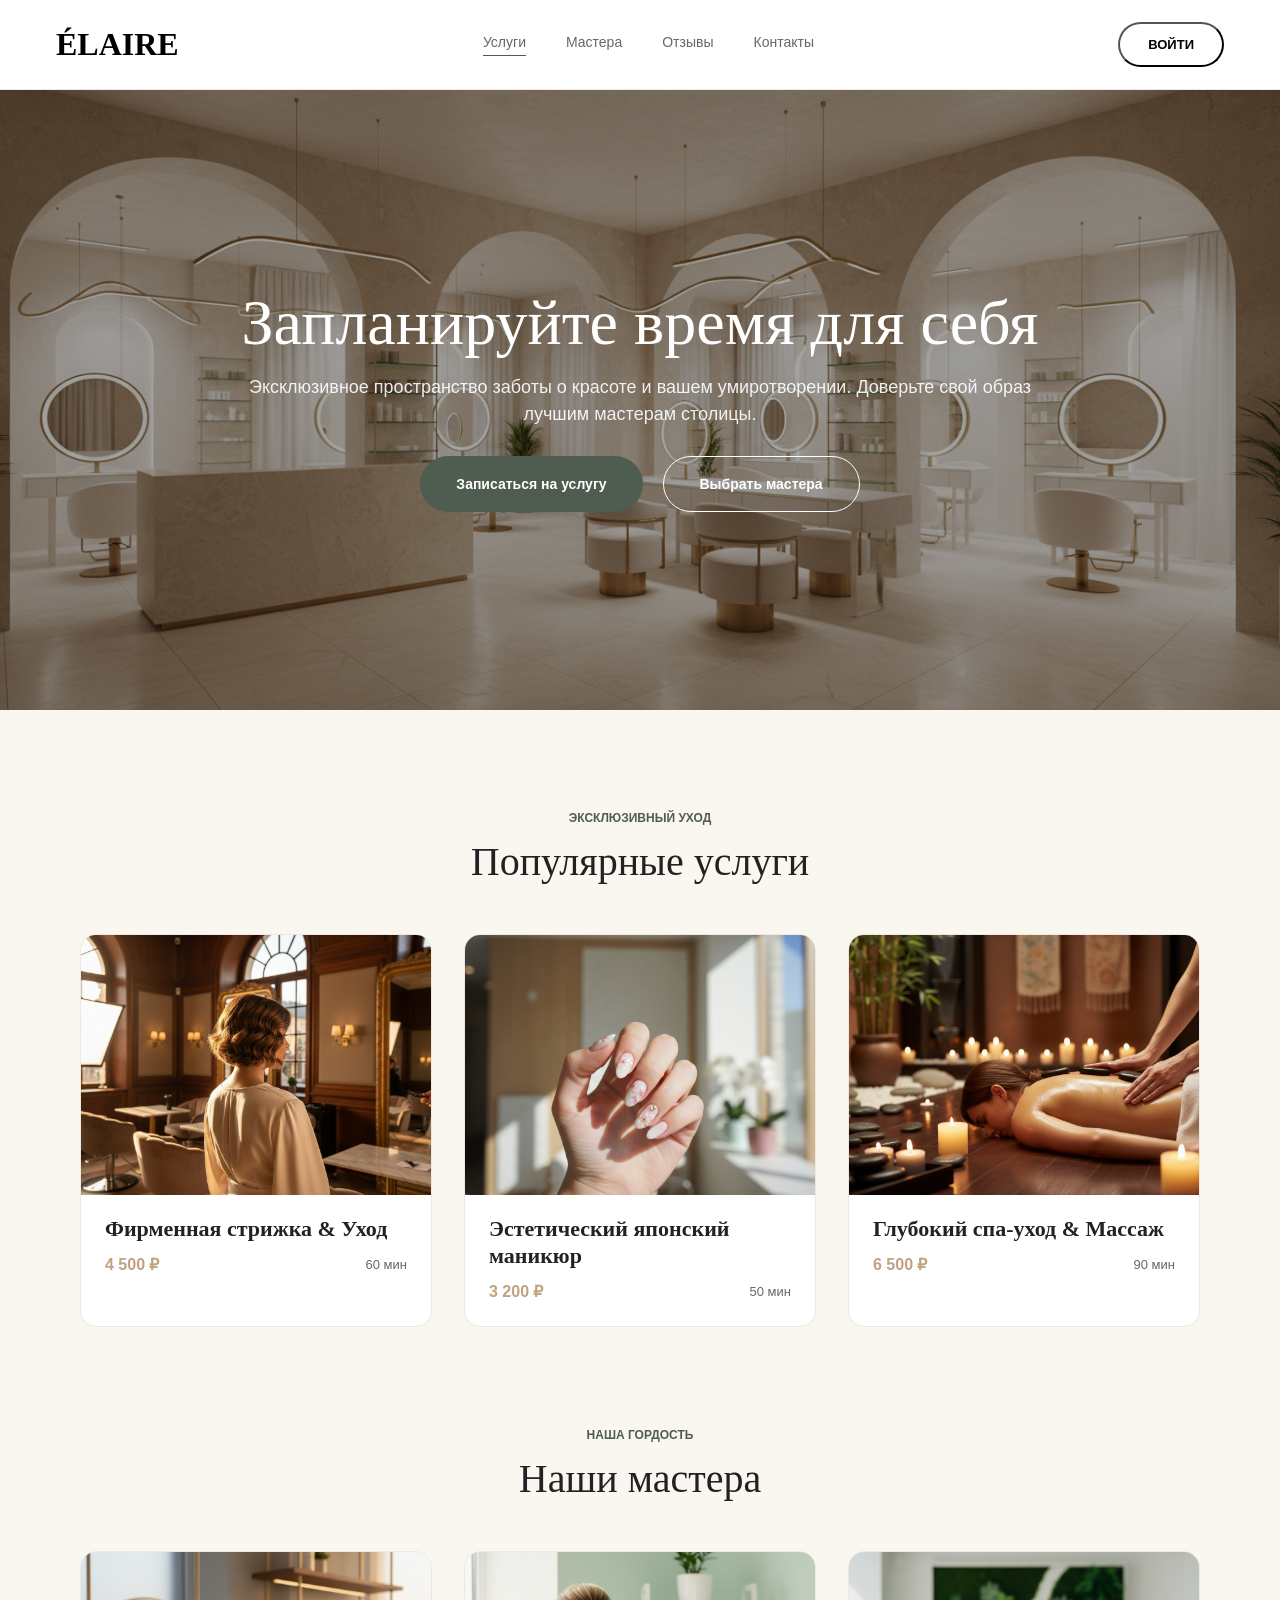
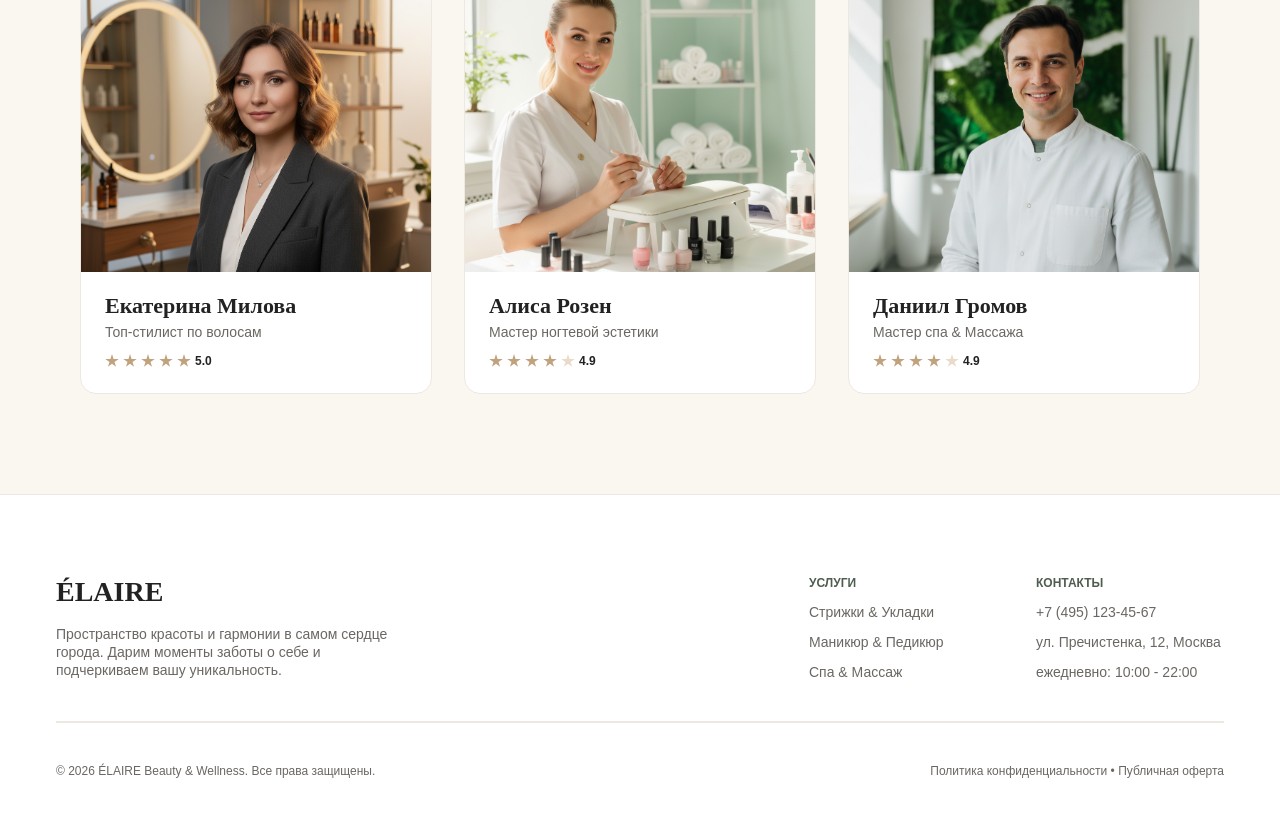
<file: frontend-1-complete/index.html>
<!DOCTYPE html>
<html lang="ru">
  <head>
    <meta charset="UTF-8" />
    <link rel="icon" type="image/svg+xml" href="/favicon.svg" />
    <meta name="viewport" content="width=device-width, initial-scale=1.0" />
    <title>ÉLAIRE — Салон услуг</title>
    <link rel="stylesheet" href="home.css" />
  </head>
  <body>
    <div class="page">
      <!-- header -->
      <header class="header">
        <div class="logo">
          <span class="logo-text">ÉLAIRE</span>
        </div>
        <nav class="nav-links">
          <div class="nav-item active"><a href="#">Услуги</a></div>
          <div class="nav-item"><a href="#">Мастера</a></div>
          <div class="nav-item"><a href="#">Отзывы</a></div>
          <div class="nav-item"><a href="#">Контакты</a></div>
        </nav>
        <button class="login-button"><span>Войти</span></button>
      </header>

      <!-- hero -->
      <section class="hero">
        <div class="hero-text-container">
          <h1 class="hero-title">Запланируйте время для себя</h1>
          <p class="hero-desc">
            Эксклюзивное пространство заботы о красоте и вашем умиротворении.
            Доверьте свой образ лучшим мастерам столицы.
          </p>
        </div>
        <div class="hero-ctas">
          <button
            class="cta-service"
            onclick="window.location.href='services.html'"
          >
            Записаться на услугу
          </button>
          <button class="cta-master">Выбрать мастера</button>
        </div>
      </section>

      <!-- popular services -->
      <section class="popular-services">
        <div class="section-header">
          <span class="section-tag">Эксклюзивный уход</span>
          <h2 class="section-title">Популярные услуги</h2>
        </div>
        <div class="services-grid">
          <article class="service-card">
            <div
              class="service-card-image"
              style="background-image: url('images/service-haircut.png')"
            ></div>
            <div class="service-card-body">
              <h3 class="service-card-title">Фирменная стрижка &amp; Уход</h3>
              <div class="service-card-meta">
                <span class="price">4 500 ₽</span>
                <span class="duration">60 мин</span>
              </div>
            </div>
          </article>
          <article class="service-card">
            <div
              class="service-card-image"
              style="background-image: url('images/service-manicure.png')"
            ></div>
            <div class="service-card-body">
              <h3 class="service-card-title">Эстетический японский маникюр</h3>
              <div class="service-card-meta">
                <span class="price">3 200 ₽</span>
                <span class="duration">50 мин</span>
              </div>
            </div>
          </article>
          <article class="service-card">
            <div
              class="service-card-image"
              style="background-image: url('images/service-spa.png')"
            ></div>
            <div class="service-card-body">
              <h3 class="service-card-title">Глубокий спа-уход &amp; Массаж</h3>
              <div class="service-card-meta">
                <span class="price">6 500 ₽</span>
                <span class="duration">90 мин</span>
              </div>
            </div>
          </article>
        </div>
      </section>

      <!-- our masters -->
      <section class="our-masters">
        <div class="section-header">
          <span class="section-tag">Наша гордость</span>
          <h2 class="section-title">Наши мастера</h2>
        </div>
        <div class="masters-grid">
          <article class="master-card">
            <div
              class="master-card-image"
              style="background-image: url('images/master-ekaterina.png')"
            ></div>
            <div class="master-card-body">
              <div class="master-info">
                <h3 class="master-name">Екатерина Милова</h3>
                <span class="master-role">Топ-стилист по волосам</span>
              </div>
              <div class="stars">
                <span class="star"></span>
                <span class="star"></span>
                <span class="star"></span>
                <span class="star"></span>
                <span class="star"></span>
                <span class="rating">5.0</span>
              </div>
            </div>
          </article>
          <article class="master-card">
            <div
              class="master-card-image"
              style="background-image: url('images/master-alisa.png')"
            ></div>
            <div class="master-card-body">
              <div class="master-info">
                <h3 class="master-name">Алиса Розен</h3>
                <span class="master-role">Мастер ногтевой эстетики</span>
              </div>
              <div class="stars">
                <span class="star"></span>
                <span class="star"></span>
                <span class="star"></span>
                <span class="star"></span>
                <span class="star star-empty"></span>
                <span class="rating">4.9</span>
              </div>
            </div>
          </article>
          <article class="master-card">
            <div
              class="master-card-image"
              style="background-image: url('images/master-daniil.png')"
            ></div>
            <div class="master-card-body">
              <div class="master-info">
                <h3 class="master-name">Даниил Громов</h3>
                <span class="master-role">Мастер спа &amp; Массажа</span>
              </div>
              <div class="stars">
                <span class="star"></span>
                <span class="star"></span>
                <span class="star"></span>
                <span class="star"></span>
                <span class="star star-empty"></span>
                <span class="rating">4.9</span>
              </div>
            </div>
          </article>
        </div>
      </section>

      <!-- footer -->
      <footer class="footer">
        <div class="footer-top">
          <div class="footer-brand">
            <span class="brand-name">ÉLAIRE</span>
            <span class="brand-desc"
              >Пространство красоты и гармонии в самом сердце города. Дарим
              моменты заботы о себе и подчеркиваем вашу уникальность.</span
            >
          </div>
          <div class="footer-links-row">
            <div class="links-col" style="width: 147px">
              <span class="col-title">Услуги</span>
              <a href="#">Стрижки &amp; Укладки</a>
              <a href="#">Маникюр &amp; Педикюр</a>
              <a href="#">Спа &amp; Массаж</a>
            </div>
            <div class="links-col" style="width: 188px">
              <span class="col-title">Контакты</span>
              <a href="#">+7 (495) 123-45-67</a>
              <a href="#">ул. Пречистенка, 12, Москва</a>
              <a href="#">ежедневно: 10:00 - 22:00</a>
            </div>
          </div>
        </div>
        <div class="footer-line"></div>
        <div class="footer-bottom">
          <span class="copy"
            >© 2026 ÉLAIRE Beauty &amp; Wellness. Все права защищены.</span
          >
          <span class="legal"
            >Политика конфиденциальности • Публичная оферта</span
          >
        </div>
      </footer>
    </div>
  </body>
</html>
</file>
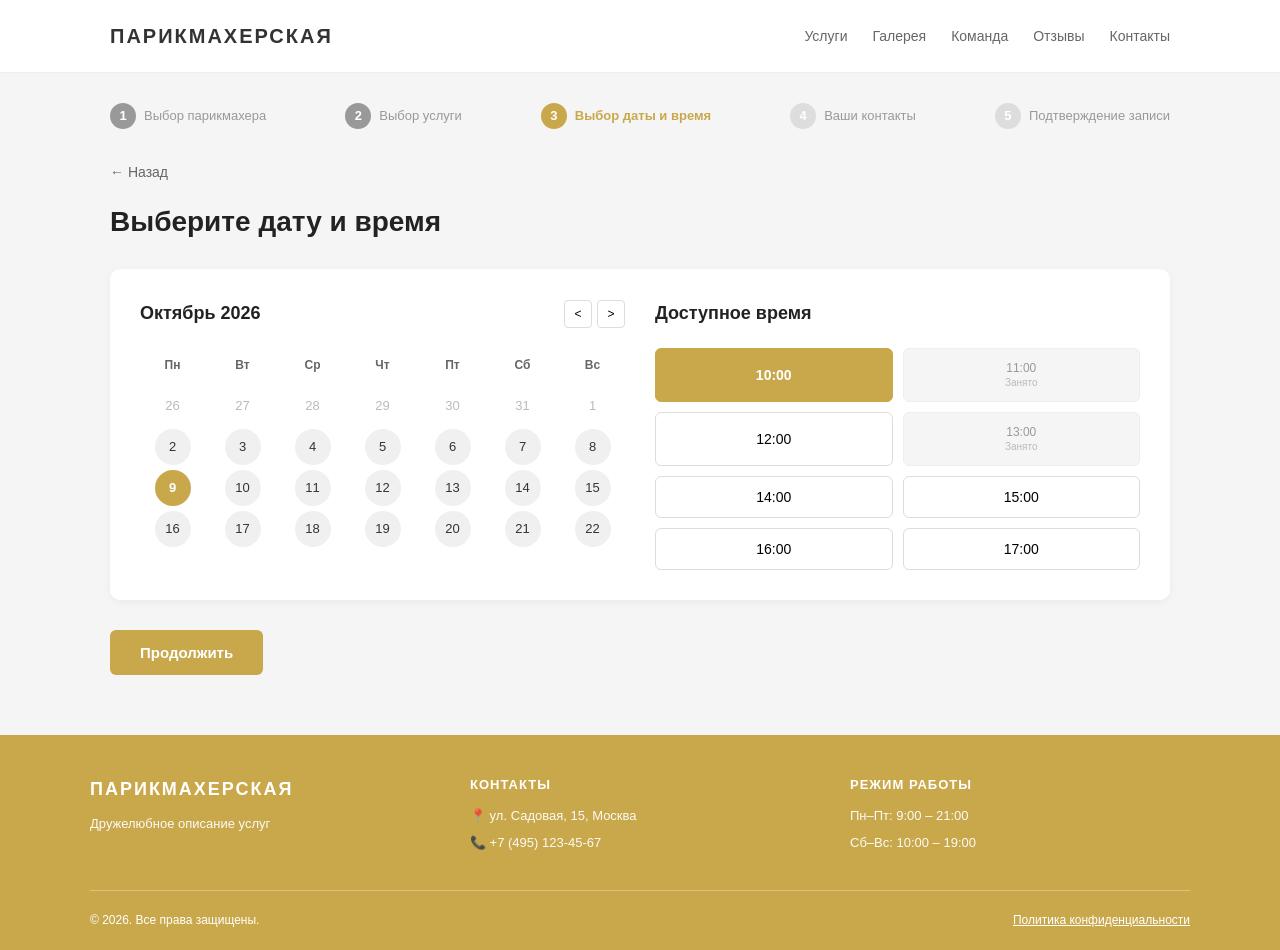
<file: frontend-1-practice/index.html>
<!DOCTYPE html>
<html lang="ru">
<head>
    <meta charset="UTF-8">
    <meta name="viewport" content="width=device-width, initial-scale=1.0">
    <title>Выбор даты и времени - Парикмахерская</title>
    <link rel="stylesheet" href="styles.css">
</head>
<body>
    <div class="page">
        <!-- Шапка -->
        <header class="header">
            <nav class="nav">
                <div class="logo">ПАРИКМАХЕРСКАЯ</div>
                <ul class="nav-links">
                    <li><a href="#">Услуги</a></li>
                    <li><a href="#">Галерея</a></li>
                    <li><a href="#">Команда</a></li>
                    <li><a href="#">Отзывы</a></li>
                    <li><a href="#">Контакты</a></li>
                </ul>
            </nav>
        </header>

        <!-- Индикатор шагов -->
        <div class="steps">
            <div class="step done">
                <span class="step-number">1</span>
                <span class="step-label">Выбор парикмахера</span>
            </div>
            <div class="step done">
                <span class="step-number">2</span>
                <span class="step-label">Выбор услуги</span>
            </div>
            <div class="step active">
                <span class="step-number">3</span>
                <span class="step-label">Выбор даты и время</span>
            </div>
            <div class="step">
                <span class="step-number">4</span>
                <span class="step-label">Ваши контакты</span>
            </div>
            <div class="step">
                <span class="step-number">5</span>
                <span class="step-label">Подтверждение записи</span>
            </div>
        </div>

        <!-- Основной контент -->
        <main class="main">
            <div class="back-link">
                <a href="#">← Назад</a>
            </div>
            <h1 class="title">Выберите дату и время</h1>

            <div class="booking-container">
                <!-- Календарь -->
                <section class="calendar">
                    <div class="calendar-header">
                        <h2 class="calendar-month">Октябрь 2026</h2>
                        <div class="calendar-nav">
                            <button class="calendar-btn">&lt;</button>
                            <button class="calendar-btn">&gt;</button>
                        </div>
                    </div>
                    <div class="calendar-grid">
                        <div class="day-name">Пн</div>
                        <div class="day-name">Вт</div>
                        <div class="day-name">Ср</div>
                        <div class="day-name">Чт</div>
                        <div class="day-name">Пт</div>
                        <div class="day-name">Сб</div>
                        <div class="day-name">Вс</div>

                        <div class="day other-month">26</div>
                        <div class="day other-month">27</div>
                        <div class="day other-month">28</div>
                        <div class="day other-month">29</div>
                        <div class="day other-month">30</div>
                        <div class="day other-month">31</div>
                        <div class="day other-month">1</div>
                        <div class="day">2</div>
                        <div class="day">3</div>
                        <div class="day">4</div>
                        <div class="day">5</div>
                        <div class="day">6</div>
                        <div class="day">7</div>
                        <div class="day">8</div>
                        <div class="day active">9</div>
                        <div class="day">10</div>
                        <div class="day">11</div>
                        <div class="day">12</div>
                        <div class="day">13</div>
                        <div class="day">14</div>
                        <div class="day">15</div>
                        <div class="day">16</div>
                        <div class="day">17</div>
                        <div class="day">18</div>
                        <div class="day">19</div>
                        <div class="day">20</div>
                        <div class="day">21</div>
                        <div class="day">22</div>
                    </div>
                </section>

                <!-- Слоты времени -->
                <section class="time-slots">
                    <h3 class="time-title">Доступное время</h3>
                    <div class="slots-grid">
                        <button class="slot active">10:00</button>
                        <button class="slot occupied">11:00<br><small>Занято</small></button>
                        <button class="slot">12:00</button>
                        <button class="slot occupied">13:00<br><small>Занято</small></button>
                        <button class="slot">14:00</button>
                        <button class="slot">15:00</button>
                        <button class="slot">16:00</button>
                        <button class="slot">17:00</button>
                    </div>
                </section>
            </div>

            <button class="btn-primary">Продолжить</button>
        </main>

        <!-- Подвал -->
        <footer class="footer">
            <div class="footer-content">
                <div class="footer-block">
                    <h4 class="footer-logo">ПАРИКМАХЕРСКАЯ</h4>
                    <p class="footer-desc">Дружелюбное описание услуг</p>
                </div>
                <div class="footer-block">
                    <h4 class="footer-title">КОНТАКТЫ</h4>
                    <p>📍 ул. Садовая, 15, Москва</p>
                    <p>📞 +7 (495) 123-45-67</p>
                </div>
                <div class="footer-block">
                    <h4 class="footer-title">РЕЖИМ РАБОТЫ</h4>
                    <p>Пн–Пт: 9:00 – 21:00</p>
                    <p>Сб–Вс: 10:00 – 19:00</p>
                </div>
            </div>
            <div class="footer-bottom">
                <p>© 2026. Все права защищены.</p>
                <a href="#">Политика конфиденциальности</a>
            </div>
        </footer>
    </div>
</body>
</html>
</file>
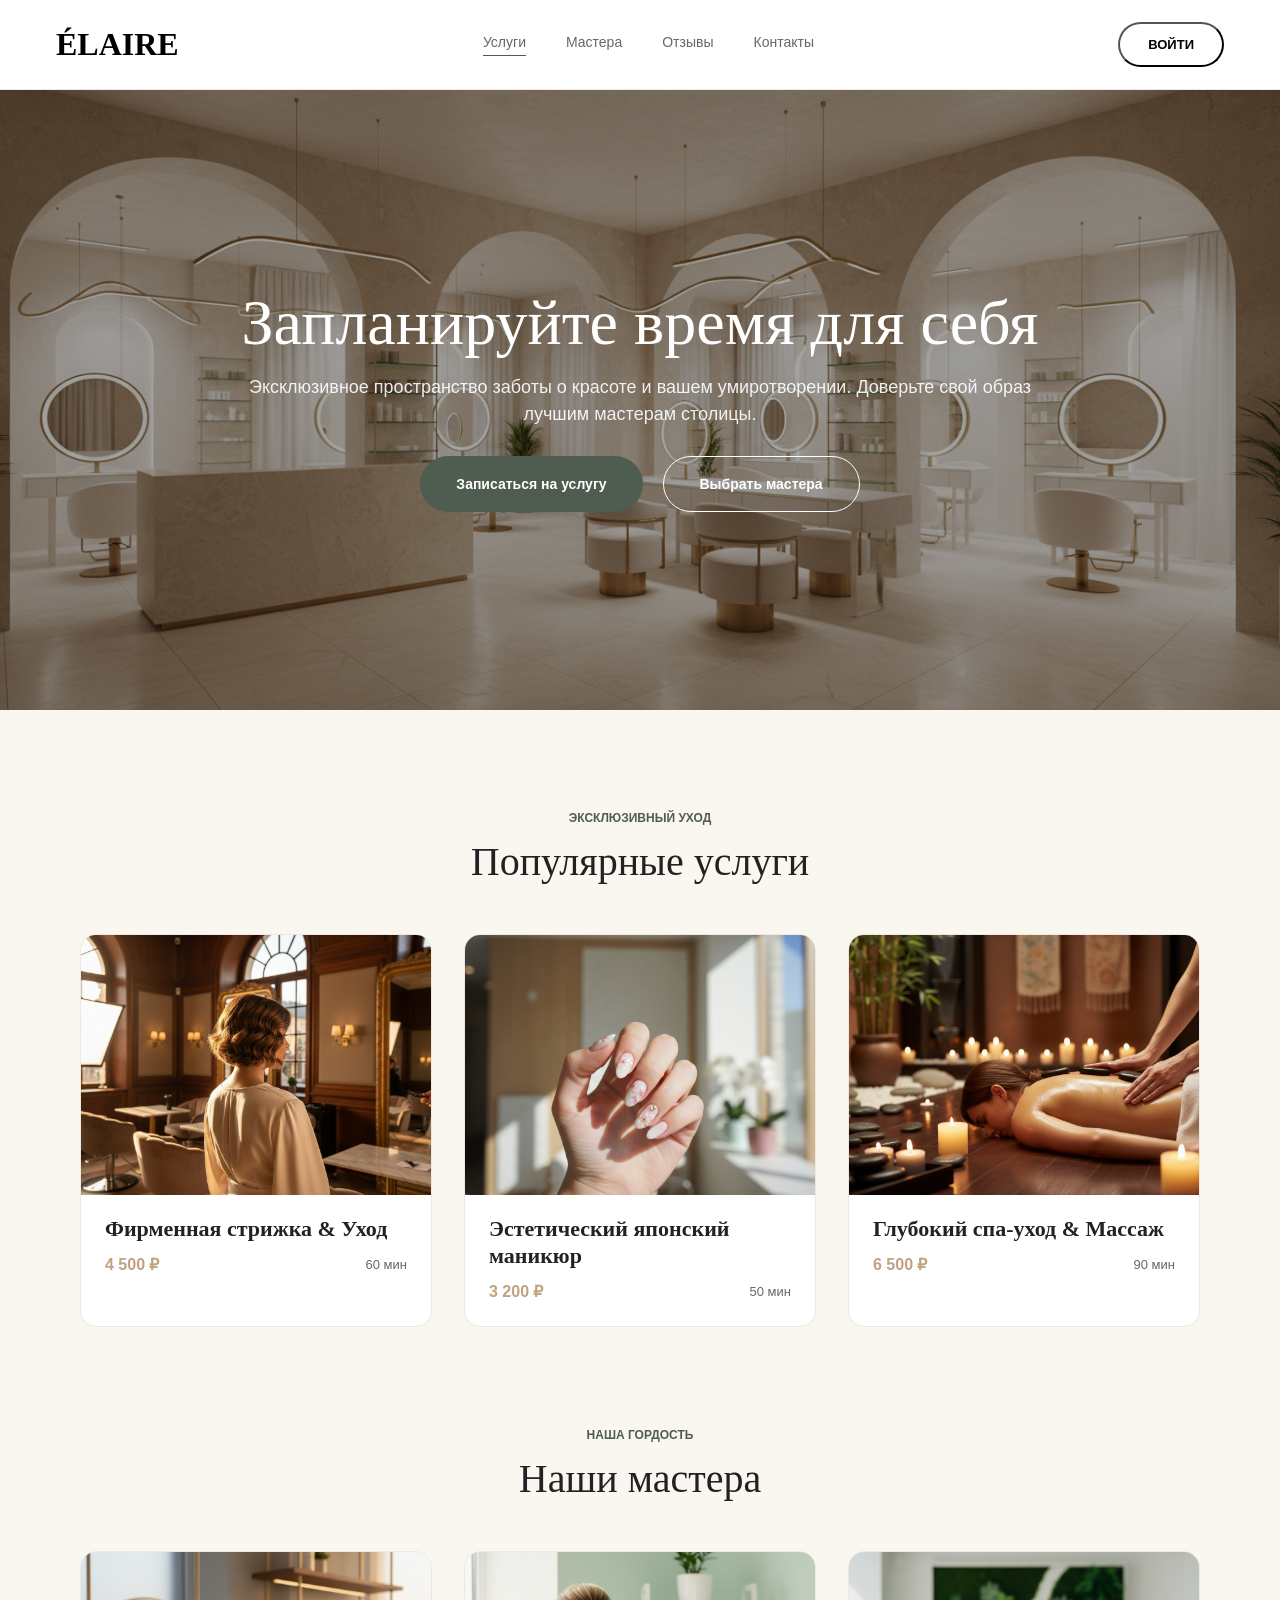
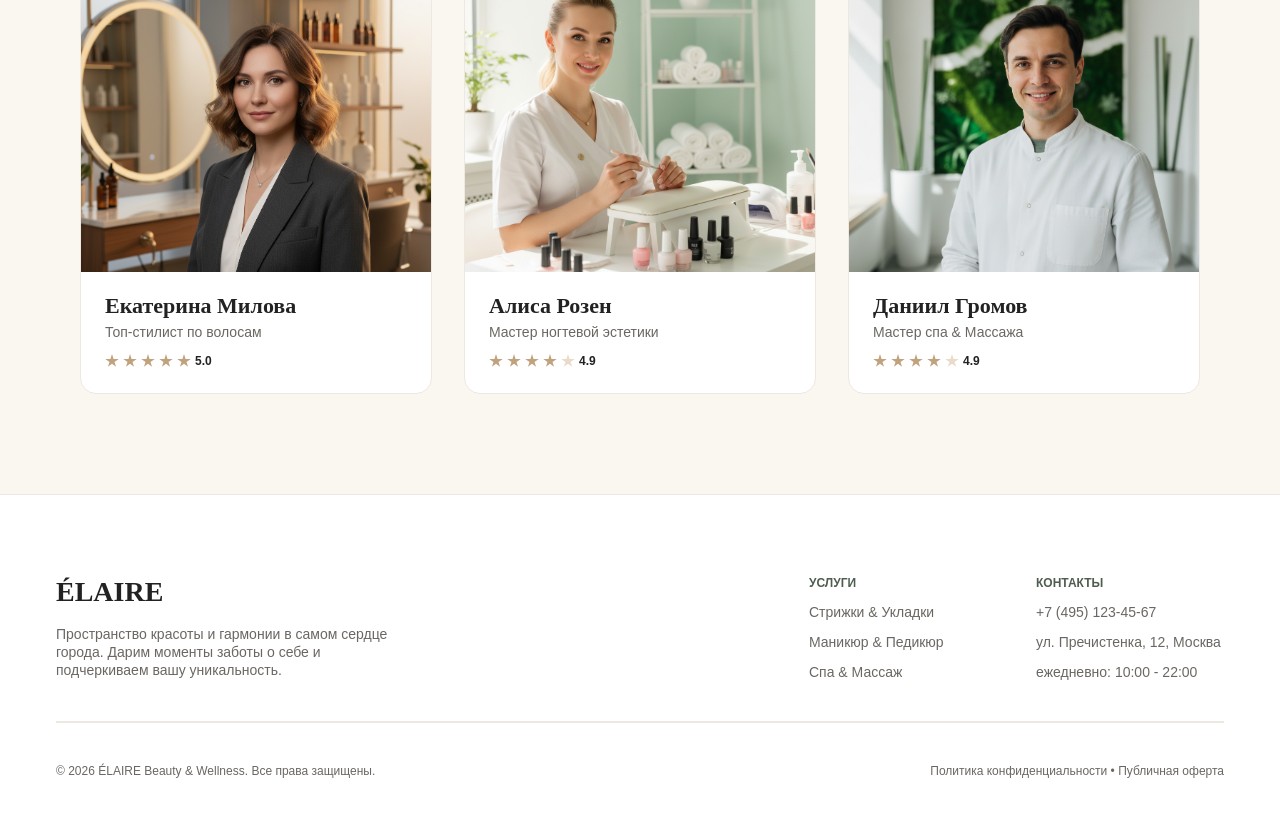
<file: frontend-2-complete/index.html>
<!DOCTYPE html>
<html lang="ru">
  <head>
    <meta charset="UTF-8" />
    <link rel="icon" type="image/svg+xml" href="/favicon.svg" />
    <meta name="viewport" content="width=device-width, initial-scale=1.0" />
    <title>ÉLAIRE — Салон услуг</title>
    <link rel="stylesheet" href="home.css" />
  </head>
  <body>
    <div class="page">
      <!-- header -->
      <header class="header">
        <div class="logo">
          <span class="logo-text">ÉLAIRE</span>
        </div>
        <nav class="nav-links">
          <div class="nav-item active"><a href="#">Услуги</a></div>
          <div class="nav-item"><a href="#">Мастера</a></div>
          <div class="nav-item"><a href="#">Отзывы</a></div>
          <div class="nav-item"><a href="#">Контакты</a></div>
        </nav>
        <button class="login-button"><span>Войти</span></button>
      </header>

      <!-- hero -->
      <section class="hero">
        <div class="hero-text-container">
          <h1 class="hero-title">Запланируйте время для себя</h1>
          <p class="hero-desc">
            Эксклюзивное пространство заботы о красоте и вашем умиротворении.
            Доверьте свой образ лучшим мастерам столицы.
          </p>
        </div>
        <div class="hero-ctas">
          <button class="cta-service">Записаться на услугу</button>
          <button class="cta-master">Выбрать мастера</button>
        </div>
      </section>

      <!-- popular services -->
      <section class="popular-services">
        <div class="section-header">
          <span class="section-tag">Эксклюзивный уход</span>
          <h2 class="section-title">Популярные услуги</h2>
        </div>
        <div class="services-grid">
          <article class="service-card">
            <div
              class="service-card-image"
              style="background-image: url('images/service-haircut.png')"
            ></div>
            <div class="service-card-body">
              <h3 class="service-card-title">Фирменная стрижка &amp; Уход</h3>
              <div class="service-card-meta">
                <span class="price">4 500 ₽</span>
                <span class="duration">60 мин</span>
              </div>
            </div>
          </article>
          <article class="service-card">
            <div
              class="service-card-image"
              style="background-image: url('images/service-manicure.png')"
            ></div>
            <div class="service-card-body">
              <h3 class="service-card-title">Эстетический японский маникюр</h3>
              <div class="service-card-meta">
                <span class="price">3 200 ₽</span>
                <span class="duration">50 мин</span>
              </div>
            </div>
          </article>
          <article class="service-card">
            <div
              class="service-card-image"
              style="background-image: url('images/service-spa.png')"
            ></div>
            <div class="service-card-body">
              <h3 class="service-card-title">Глубокий спа-уход &amp; Массаж</h3>
              <div class="service-card-meta">
                <span class="price">6 500 ₽</span>
                <span class="duration">90 мин</span>
              </div>
            </div>
          </article>
        </div>
      </section>

      <!-- our masters -->
      <section class="our-masters">
        <div class="section-header">
          <span class="section-tag">Наша гордость</span>
          <h2 class="section-title">Наши мастера</h2>
        </div>
        <div class="masters-grid">
          <article class="master-card">
            <div
              class="master-card-image"
              style="background-image: url('images/master-ekaterina.png')"
            ></div>
            <div class="master-card-body">
              <div class="master-info">
                <h3 class="master-name">Екатерина Милова</h3>
                <span class="master-role">Топ-стилист по волосам</span>
              </div>
              <div class="stars">
                <span class="star"></span>
                <span class="star"></span>
                <span class="star"></span>
                <span class="star"></span>
                <span class="star"></span>
                <span class="rating">5.0</span>
              </div>
            </div>
          </article>
          <article class="master-card">
            <div
              class="master-card-image"
              style="background-image: url('images/master-alisa.png')"
            ></div>
            <div class="master-card-body">
              <div class="master-info">
                <h3 class="master-name">Алиса Розен</h3>
                <span class="master-role">Мастер ногтевой эстетики</span>
              </div>
              <div class="stars">
                <span class="star"></span>
                <span class="star"></span>
                <span class="star"></span>
                <span class="star"></span>
                <span class="star star-empty"></span>
                <span class="rating">4.9</span>
              </div>
            </div>
          </article>
          <article class="master-card">
            <div
              class="master-card-image"
              style="background-image: url('images/master-daniil.png')"
            ></div>
            <div class="master-card-body">
              <div class="master-info">
                <h3 class="master-name">Даниил Громов</h3>
                <span class="master-role">Мастер спа &amp; Массажа</span>
              </div>
              <div class="stars">
                <span class="star"></span>
                <span class="star"></span>
                <span class="star"></span>
                <span class="star"></span>
                <span class="star star-empty"></span>
                <span class="rating">4.9</span>
              </div>
            </div>
          </article>
        </div>
      </section>

      <!-- footer -->
      <footer class="footer">
        <div class="footer-top">
          <div class="footer-brand">
            <span class="brand-name">ÉLAIRE</span>
            <span class="brand-desc"
              >Пространство красоты и гармонии в самом сердце города. Дарим
              моменты заботы о себе и подчеркиваем вашу уникальность.</span
            >
          </div>
          <div class="footer-links-row">
            <div class="links-col" style="width: 147px">
              <span class="col-title">Услуги</span>
              <a href="#">Стрижки &amp; Укладки</a>
              <a href="#">Маникюр &amp; Педикюр</a>
              <a href="#">Спа &amp; Массаж</a>
            </div>
            <div class="links-col" style="width: 188px">
              <span class="col-title">Контакты</span>
              <a href="#">+7 (495) 123-45-67</a>
              <a href="#">ул. Пречистенка, 12, Москва</a>
              <a href="#">ежедневно: 10:00 - 22:00</a>
            </div>
          </div>
        </div>
        <div class="footer-line"></div>
        <div class="footer-bottom">
          <span class="copy"
            >© 2026 ÉLAIRE Beauty &amp; Wellness. Все права защищены.</span
          >
          <span class="legal"
            >Политика конфиденциальности • Публичная оферта</span
          >
        </div>
      </footer>
    </div>
    <script src="./home.js"></script>
  </body>
</html>
</file>
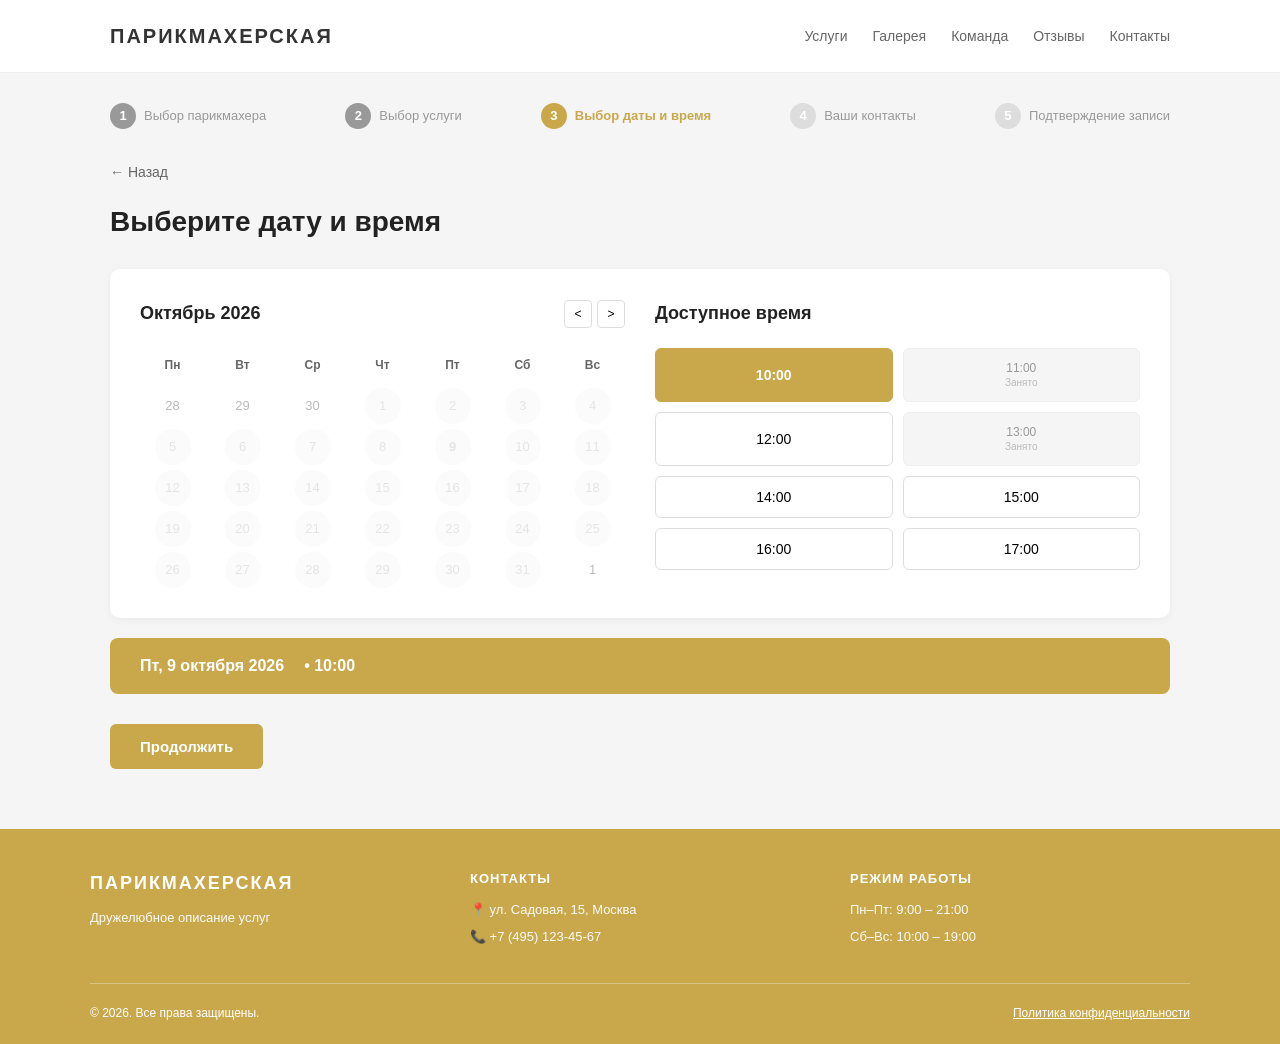
<file: frontend-2-practice/index.html>
<!DOCTYPE html>
<html lang="ru">
<head>
    <meta charset="UTF-8">
    <meta name="viewport" content="width=device-width, initial-scale=1.0">
    <title>Выбор даты и времени - Парикмахерская</title>
    <link rel="stylesheet" href="styles.css">
</head>
<body>
    <div class="page">
        <!-- Шапка -->
        <header class="header">
            <nav class="nav">
                <div class="logo">ПАРИКМАХЕРСКАЯ</div>
                <ul class="nav-links">
                    <li><a href="#">Услуги</a></li>
                    <li><a href="#">Галерея</a></li>
                    <li><a href="#">Команда</a></li>
                    <li><a href="#">Отзывы</a></li>
                    <li><a href="#">Контакты</a></li>
                </ul>
            </nav>
        </header>

        <!-- Индикатор шагов -->
        <div class="steps">
            <div class="step done">
                <span class="step-number">1</span>
                <span class="step-label">Выбор парикмахера</span>
            </div>
            <div class="step done">
                <span class="step-number">2</span>
                <span class="step-label">Выбор услуги</span>
            </div>
            <div class="step active">
                <span class="step-number">3</span>
                <span class="step-label">Выбор даты и время</span>
            </div>
            <div class="step">
                <span class="step-number">4</span>
                <span class="step-label">Ваши контакты</span>
            </div>
            <div class="step">
                <span class="step-number">5</span>
                <span class="step-label">Подтверждение записи</span>
            </div>
        </div>

        <!-- Основной контент -->
        <main class="main">
            <div class="back-link">
                <a href="#">← Назад</a>
            </div>
            <h1 class="title">Выберите дату и время</h1>

            <div class="booking-container">
                <!-- Календарь -->
                <section class="calendar">
                    <div class="calendar-header">
                        <h2 class="calendar-month">Октябрь 2026</h2>
                        <div class="calendar-nav">
                            <button class="calendar-btn prev-btn">&lt;</button>
                            <button class="calendar-btn next-btn">&gt;</button>
                        </div>
                    </div>
                    <div class="calendar-grid">
                        <!-- Дни будут добавлены через JavaScript -->
                    </div>
                </section>

                <!-- Слоты времени -->
                <section class="time-slots">
                    <h3 class="time-title">Доступное время</h3>
                    <div class="slots-grid">
                        <!-- Слоты будут добавлены через JavaScript -->
                    </div>
                </section>
            </div>

            <!-- Нижняя панель с выбранной датой и временем -->
            <div class="bottom-bar">
                <span id="selected-date">Выберите дату</span>
                <span id="selected-time">и время</span>
            </div>

            <button class="btn-primary">Продолжить</button>
        </main>

        <!-- Подвал -->
        <footer class="footer">
            <div class="footer-content">
                <div class="footer-block">
                    <h4 class="footer-logo">ПАРИКМАХЕРСКАЯ</h4>
                    <p class="footer-desc">Дружелюбное описание услуг</p>
                </div>
                <div class="footer-block">
                    <h4 class="footer-title">КОНТАКТЫ</h4>
                    <p>📍 ул. Садовая, 15, Москва</p>
                    <p>📞 +7 (495) 123-45-67</p>
                </div>
                <div class="footer-block">
                    <h4 class="footer-title">РЕЖИМ РАБОТЫ</h4>
                    <p>Пн–Пт: 9:00 – 21:00</p>
                    <p>Сб–Вс: 10:00 – 19:00</p>
                </div>
            </div>
            <div class="footer-bottom">
                <p>© 2026. Все права защищены.</p>
                <a href="#">Политика конфиденциальности</a>
            </div>
        </footer>
    </div>

    <!-- Подключение JavaScript -->
    <script src="script.js"></script>
</body>
</html>
</file>
<file: frontend-1-complete/home.css>
/* ===== reset & base ===== */
* {
  margin: 0;
  padding: 0;
  box-sizing: border-box;
}

body {
  min-height: 100vh;
  font-family: "DM Sans", sans-serif;
}

.page {
  display: flex;
  flex-direction: column;
  min-height: 100vh;
  background: #faf6f0;
}

/* ===== header ===== */
.header {
  display: flex;
  flex-direction: row;
  justify-content: space-between;
  align-items: center;
  padding: 0px 56px;
  height: 90px;
  background: #ffffff;
  border-bottom: 1px solid #ede8e1;
}

.logo-text {
  font-family: "Cormorant Garamond", serif;
  font-weight: 600;
  font-size: 32px;
  line-height: 39px;
  cursor: pointer;
}

.nav-links {
  display: flex;
  flex-direction: row;
  gap: 40px;
}

.nav-item {
  padding-bottom: 4px;
  border-bottom: 1.5px solid transparent;
}

.nav-item.active {
  border-bottom-color: #4f5d50;
}

.nav-item a {
  font-size: 14px;
  line-height: 18px;
  color: #6b6661;
  text-decoration: none;
}

.login-button {
  padding: 12px 28px;
  border-radius: 100px;
  background: transparent;
  cursor: pointer;
  font-weight: 600;
  font-size: 13px;
  line-height: 17px;
  text-transform: uppercase;
}

/* ===== hero ===== */
.hero {
  display: flex;
  flex-direction: column;
  justify-content: center;
  align-items: center;
  padding: 0px 80px;
  gap: 28px;
  height: 620px;
  background: linear-gradient(0deg, rgba(0, 0, 0, 0.35), rgba(0, 0, 0, 0.35)),
    url("./images/hero-salon.png") center / cover no-repeat;
}

.hero-text-container {
  display: flex;
  flex-direction: column;
  align-items: center;
  gap: 16px;
  max-width: 800px;
}

.hero-title {
  font-family: "Cormorant Garamond", serif;
  font-weight: 400;
  font-size: 64px;
  line-height: 1.1;
  text-align: center;
  color: #ffffff;
}

.hero-desc {
  font-size: 18px;
  line-height: 1.5;
  text-align: center;
  color: #ffffff;
  opacity: 0.9;
}

.hero-ctas {
  display: flex;
  flex-direction: row;
  gap: 20px;
}

.cta-service {
  padding: 18px 36px;
  background: #4f5d50;
  border-radius: 100px;
  border: none;
  cursor: pointer;
  font-weight: 600;
  font-size: 14px;
  line-height: 18px;
  color: #ffffff;
}

.cta-service:hover {
  background: #3d4a3e;
}

.cta-master {
  padding: 18px 36px;
  background: transparent;
  border: 1px solid #ffffff;
  border-radius: 100px;
  cursor: pointer;
  font-weight: 600;
  font-size: 14px;
  line-height: 18px;
  color: #ffffff;
}

.cta-master:hover {
  background: rgba(255, 255, 255, 0.1);
}

/* ===== section header ===== */
.section-header {
  display: flex;
  flex-direction: column;
  align-items: center;
  gap: 12px;
  width: 100%;
}

.section-tag {
  font-weight: 700;
  font-size: 12px;
  line-height: 16px;
  text-transform: uppercase;
  color: #4f5d50;
}

.section-title {
  font-family: "Cormorant Garamond", serif;
  font-weight: 500;
  font-size: 40px;
  line-height: 48px;
  color: #222222;
}

/* ===== popular services ===== */
.popular-services {
  display: flex;
  flex-direction: column;
  align-items: flex-start;
  padding: 100px 80px 80px;
  gap: 48px;
  background: #faf6f0;
}

.services-grid {
  display: flex;
  flex-direction: row;
  gap: 32px;
  width: 100%;
}

.service-card {
  display: flex;
  flex-direction: column;
  align-items: flex-start;
  gap: 20px;
  flex: 1;
  padding-bottom: 24px;
  background: #ffffff;
  border: 1px solid #ede8e1;
  border-radius: 16px;
  overflow: hidden;
}

.service-card-image {
  width: 100%;
  height: 260px;
  background-size: cover;
  background-position: center;
  background-repeat: no-repeat;
}

.service-card-image--haircut {
  background-image: url("../images/service-haircut.png");
}

.service-card-image--manicure {
  background-image: url("../images/service-manicure.png");
}

.service-card-image--spa {
  background-image: url("../images/service-spa.png");
}

.service-card-body {
  display: flex;
  flex-direction: column;
  gap: 12px;
  padding: 0 24px;
  width: 100%;
}

.service-card-title {
  font-family: "Cormorant Garamond", serif;
  font-weight: 600;
  font-size: 22px;
  line-height: 27px;
  color: #222222;
}

.service-card-meta {
  display: flex;
  flex-direction: row;
  justify-content: space-between;
  align-items: center;
}

.service-card-meta .price {
  font-weight: 600;
  font-size: 16px;
  line-height: 21px;
  color: #c1a27e;
}

.service-card-meta .duration {
  font-size: 13px;
  line-height: 17px;
  color: #6b6661;
}

/* ===== our masters ===== */
.our-masters {
  display: flex;
  flex-direction: column;
  align-items: flex-start;
  padding: 20px 80px 100px;
  gap: 48px;
  background: #faf6f0;
}

.masters-grid {
  display: flex;
  flex-direction: row;
  gap: 32px;
  width: 100%;
}

.master-card {
  display: flex;
  flex-direction: column;
  align-items: flex-start;
  gap: 20px;
  flex: 1;
  padding-bottom: 24px;
  background: #ffffff;
  border: 1px solid #ede8e1;
  border-radius: 16px;
  overflow: hidden;
}

.master-card-image {
  width: 100%;
  height: 320px;
  background-size: cover;
  background-position: center;
  background-repeat: no-repeat;
}

.master-card-image--ekaterina {
  background-image: url("../images/master-ekaterina.png");
}

.master-card-image--alisa {
  background-image: url("../images/master-alisa.png");
}

.master-card-image--daniil {
  background-image: url("../images/master-daniil.png");
}

.master-card-body {
  display: flex;
  flex-direction: column;
  gap: 12px;
  padding: 0 24px;
  width: 100%;
}

.master-info {
  display: flex;
  flex-direction: column;
  gap: 4px;
}

.master-name {
  font-family: "Cormorant Garamond", serif;
  font-weight: 600;
  font-size: 22px;
  line-height: 27px;
  color: #222222;
}

.master-role {
  font-size: 14px;
  line-height: 18px;
  color: #6b6661;
}

.stars {
  display: flex;
  flex-direction: row;
  align-items: center;
  gap: 4px;
}

.star {
  width: 14px;
  height: 14px;
  background: #c1a27e;
  clip-path: polygon(
    50% 0%,
    61% 35%,
    98% 35%,
    68% 57%,
    79% 91%,
    50% 70%,
    21% 91%,
    32% 57%,
    2% 35%,
    39% 35%
  );
}

.star-empty {
  background: #eadbc8;
}

.rating {
  font-weight: 600;
  font-size: 12px;
  line-height: 16px;
  color: #222222;
}

/* ===== footer ===== */
.footer {
  background: #ffffff;
  display: flex;
  flex-direction: column;
  padding: 80px 56px 48px;
  border-top: 1px solid #ede8e1;
  margin-top: auto;
}

.footer-top {
  display: flex;
  flex-direction: row;
  justify-content: space-between;
  gap: 20px;
}

.footer-brand {
  display: flex;
  flex-direction: column;
  gap: 16px;
}

.footer-brand .brand-name {
  font-family: "Cormorant Garamond", serif;
  font-style: normal;
  font-weight: 600;
  font-size: 28px;
  line-height: 34px;
  color: #222222;
}

.footer-brand .brand-desc {
  max-width: 360px;
  font-size: 14px;
  line-height: 18px;
  color: #6b6661;
}

.footer-links-row {
  display: flex;
  flex-direction: row;
  gap: 80px;
}

.links-col {
  display: flex;
  flex-direction: column;
  gap: 12px;
}

.links-col .col-title {
  font-weight: 600;
  font-size: 12px;
  line-height: 16px;
  text-transform: uppercase;
  color: #4f5d50;
}

.links-col a {
  font-size: 14px;
  line-height: 18px;
  color: #6b6661;
  text-decoration: none;
}

.footer-line {
  border: 1px solid #ede8e1;
  margin-top: 40px;
  margin-bottom: 40px;
}

.footer-bottom {
  display: flex;
  flex-direction: row;
  justify-content: space-between;
  align-items: center;
  flex-grow: 0;
}

.footer-bottom .copy {
  font-size: 12px;
  line-height: 16px;
  color: #6b6661;
}

.footer-bottom .legal {
  font-size: 12px;
  line-height: 16px;
  color: #6b6661;
  margin-left: 20px;
}
</file>
<file: frontend-1-practice/styles.css>
/* Общие стили */
* {
    margin: 0;
    padding: 0;
    box-sizing: border-box;
}

body {
    font-family: 'Segoe UI', Tahoma, Geneva, Verdana, sans-serif;
    background-color: #f5f5f5;
    color: #333;
    line-height: 1.6;
}

/* Шапка */
.header {
    background-color: #fff;
    padding: 20px 0;
    border-bottom: 1px solid #eee;
}

.nav {
    max-width: 1100px;
    margin: 0 auto;
    display: flex;
    justify-content: space-between;
    align-items: center;
    padding: 0 20px;
}

.logo {
    font-size: 20px;
    font-weight: bold;
    color: #333;
    letter-spacing: 2px;
}

.nav-links {
    display: flex;
    list-style: none;
    gap: 25px;
}

.nav-links a {
    text-decoration: none;
    color: #666;
    font-size: 14px;
    transition: color 0.3s;
    cursor: pointer;
}

.nav-links a:hover {
    color: #C9A84C;
}

/* Индикатор шагов */
.steps {
    max-width: 1100px;
    margin: 30px auto;
    padding: 0 20px;
    display: flex;
    justify-content: space-between;
    align-items: center;
}

.step {
    display: flex;
    align-items: center;
    gap: 8px;
    color: #999;
}

.step-number {
    width: 26px;
    height: 26px;
    border-radius: 50%;
    background-color: #ddd;
    color: #fff;
    display: flex;
    align-items: center;
    justify-content: center;
    font-size: 13px;
    font-weight: bold;
}

.step.done .step-number {
    background-color: #999;
}

.step.active .step-number {
    background-color: #C9A84C;
}

.step.active .step-label {
    color: #C9A84C;
    font-weight: bold;
}

.step-label {
    font-size: 13px;
}

/* Основной контент */
.main {
    max-width: 1100px;
    margin: 0 auto 40px;
    padding: 0 20px;
}

.back-link {
    margin-bottom: 15px;
}

.back-link a {
    text-decoration: none;
    color: #666;
    font-size: 14px;
    cursor: pointer;
}

.back-link a:hover {
    color: #C9A84C;
}

.title {
    font-size: 28px;
    margin-bottom: 25px;
    color: #222;
}

/* Контейнер бронирования */
.booking-container {
    display: flex;
    gap: 30px;
    background: #fff;
    padding: 30px;
    border-radius: 10px;
    box-shadow: 0 2px 8px rgba(0, 0, 0, 0.05);
}

/* Календарь */
.calendar {
    flex: 1;
}

.calendar-header {
    display: flex;
    justify-content: space-between;
    align-items: center;
    margin-bottom: 20px;
}

.calendar-month {
    font-size: 18px;
    color: #222;
}

.calendar-nav {
    display: flex;
    gap: 5px;
}

.calendar-btn {
    background: none;
    border: 1px solid #ddd;
    border-radius: 4px;
    width: 28px;
    height: 28px;
    font-size: 12px;
    cursor: pointer;
    transition: all 0.3s;
}

.calendar-btn:hover {
    border-color: #C9A84C;
    color: #C9A84C;
}

.calendar-grid {
    display: grid;
    grid-template-columns: repeat(7, 1fr);
    gap: 5px;
}

.day-name {
    text-align: center;
    font-weight: bold;
    color: #666;
    padding: 8px 0;
    font-size: 12px;
}

.day {
    text-align: center;
    padding: 8px;
    border-radius: 50%;
    cursor: pointer;
    transition: all 0.3s;
    font-size: 13px;
    width: 36px;
    height: 36px;
    display: flex;
    align-items: center;
    justify-content: center;
    margin: 0 auto;
    background-color: #f0f0f0;
}

.day:hover {
    background-color: #e0e0e0;
}

.day.active {
    background-color: #C9A84C;
    color: #fff;
    font-weight: bold;
}

.day.other-month {
    color: #bbb;
    background-color: transparent;
}

.day.other-month:hover {
    background-color: #f5f5f5;
}

/* Слоты времени */
.time-slots {
    flex: 1;
}

.time-title {
    font-size: 18px;
    margin-bottom: 20px;
    color: #222;
}

.slots-grid {
    display: grid;
    grid-template-columns: repeat(2, 1fr);
    gap: 10px;
}

.slot {
    padding: 12px;
    border: 1px solid #ddd;
    background: #fff;
    border-radius: 6px;
    font-size: 14px;
    cursor: pointer;
    transition: all 0.3s;
    text-align: center;
}

.slot:hover {
    border-color: #C9A84C;
}

.slot.active {
    background-color: #C9A84C;
    border-color: #C9A84C;
    color: #fff;
    font-weight: bold;
}

.slot.occupied {
    background-color: #f5f5f5;
    color: #999;
    border-color: #eee;
    cursor: not-allowed;
    font-size: 12px;
}

.slot.occupied small {
    font-size: 10px;
    color: #bbb;
}

.slot.occupied:hover {
    border-color: #eee;
}

/* Кнопка продолжения */
.btn-primary {
    display: block;
    margin: 30px 0 0;
    padding: 14px 30px;
    background-color: #C9A84C;
    color: #fff;
    border: none;
    border-radius: 6px;
    font-size: 15px;
    font-weight: bold;
    cursor: pointer;
    transition: background-color 0.3s;
}

.btn-primary:hover {
    background-color: #b8943f;
}

/* Подвал */
.footer {
    background-color: #C9A84C;
    color: #fff;
    padding: 40px 20px 20px;
    margin-top: 60px;
}

.footer-content {
    max-width: 1100px;
    margin: 0 auto;
    display: flex;
    justify-content: space-between;
    gap: 40px;
    margin-bottom: 30px;
}

.footer-block {
    flex: 1;
}

.footer-logo {
    font-size: 18px;
    font-weight: bold;
    letter-spacing: 2px;
    margin-bottom: 10px;
}

.footer-desc {
    font-size: 13px;
    opacity: 0.9;
}

.footer-title {
    font-size: 13px;
    font-weight: bold;
    letter-spacing: 1px;
    margin-bottom: 10px;
}

.footer-block p {
    font-size: 13px;
    margin-bottom: 6px;
    opacity: 0.95;
}

.footer-bottom {
    max-width: 1100px;
    margin: 0 auto;
    display: flex;
    justify-content: space-between;
    padding-top: 20px;
    border-top: 1px solid rgba(255, 255, 255, 0.3);
    font-size: 12px;
}

.footer-bottom a {
    color: #fff;
    text-decoration: underline;
    cursor: pointer;
}

.footer-bottom a:hover {
    opacity: 0.8;
}
</file>
<file: frontend-2-complete/home.css>
/* ===== reset & base ===== */
* {
  margin: 0;
  padding: 0;
  box-sizing: border-box;
}

body {
  min-height: 100vh;
  font-family: "DM Sans", sans-serif;
}

.page {
  display: flex;
  flex-direction: column;
  min-height: 100vh;
  background: #faf6f0;
}

/* ===== header ===== */
.header {
  display: flex;
  flex-direction: row;
  justify-content: space-between;
  align-items: center;
  padding: 0px 56px;
  height: 90px;
  background: #ffffff;
  border-bottom: 1px solid #ede8e1;
}

.logo-text {
  font-family: "Cormorant Garamond", serif;
  font-weight: 600;
  font-size: 32px;
  line-height: 39px;
  cursor: pointer;
}

.nav-links {
  display: flex;
  flex-direction: row;
  gap: 40px;
}

.nav-item {
  padding-bottom: 4px;
  border-bottom: 1.5px solid transparent;
}

.nav-item.active {
  border-bottom-color: #4f5d50;
}

.nav-item a {
  font-size: 14px;
  line-height: 18px;
  color: #6b6661;
  text-decoration: none;
}

.login-button {
  padding: 12px 28px;
  border-radius: 100px;
  background: transparent;
  cursor: pointer;
  font-weight: 600;
  font-size: 13px;
  line-height: 17px;
  text-transform: uppercase;
}

/* ===== hero ===== */
.hero {
  display: flex;
  flex-direction: column;
  justify-content: center;
  align-items: center;
  padding: 0px 80px;
  gap: 28px;
  height: 620px;
  background: linear-gradient(0deg, rgba(0, 0, 0, 0.35), rgba(0, 0, 0, 0.35)),
    url("./images/hero-salon.png") center / cover no-repeat;
}

.hero-text-container {
  display: flex;
  flex-direction: column;
  align-items: center;
  gap: 16px;
  max-width: 800px;
}

.hero-title {
  font-family: "Cormorant Garamond", serif;
  font-weight: 400;
  font-size: 64px;
  line-height: 1.1;
  text-align: center;
  color: #ffffff;
}

.hero-desc {
  font-size: 18px;
  line-height: 1.5;
  text-align: center;
  color: #ffffff;
  opacity: 0.9;
}

.hero-ctas {
  display: flex;
  flex-direction: row;
  gap: 20px;
}

.cta-service {
  padding: 18px 36px;
  background: #4f5d50;
  border-radius: 100px;
  border: none;
  cursor: pointer;
  font-weight: 600;
  font-size: 14px;
  line-height: 18px;
  color: #ffffff;
}

.cta-service:hover {
  background: #3d4a3e;
}

.cta-master {
  padding: 18px 36px;
  background: transparent;
  border: 1px solid #ffffff;
  border-radius: 100px;
  cursor: pointer;
  font-weight: 600;
  font-size: 14px;
  line-height: 18px;
  color: #ffffff;
}

.cta-master:hover {
  background: rgba(255, 255, 255, 0.1);
}

/* ===== section header ===== */
.section-header {
  display: flex;
  flex-direction: column;
  align-items: center;
  gap: 12px;
  width: 100%;
}

.section-tag {
  font-weight: 700;
  font-size: 12px;
  line-height: 16px;
  text-transform: uppercase;
  color: #4f5d50;
}

.section-title {
  font-family: "Cormorant Garamond", serif;
  font-weight: 500;
  font-size: 40px;
  line-height: 48px;
  color: #222222;
}

/* ===== popular services ===== */
.popular-services {
  display: flex;
  flex-direction: column;
  align-items: flex-start;
  padding: 100px 80px 80px;
  gap: 48px;
  background: #faf6f0;
}

.services-grid {
  display: flex;
  flex-direction: row;
  gap: 32px;
  width: 100%;
}

.service-card {
  display: flex;
  flex-direction: column;
  align-items: flex-start;
  gap: 20px;
  flex: 1;
  padding-bottom: 24px;
  background: #ffffff;
  border: 1px solid #ede8e1;
  border-radius: 16px;
  overflow: hidden;
}

.service-card-image {
  width: 100%;
  height: 260px;
  background-size: cover;
  background-position: center;
  background-repeat: no-repeat;
}

.service-card-image--haircut {
  background-image: url("../images/service-haircut.png");
}

.service-card-image--manicure {
  background-image: url("../images/service-manicure.png");
}

.service-card-image--spa {
  background-image: url("../images/service-spa.png");
}

.service-card-body {
  display: flex;
  flex-direction: column;
  gap: 12px;
  padding: 0 24px;
  width: 100%;
}

.service-card-title {
  font-family: "Cormorant Garamond", serif;
  font-weight: 600;
  font-size: 22px;
  line-height: 27px;
  color: #222222;
}

.service-card-meta {
  display: flex;
  flex-direction: row;
  justify-content: space-between;
  align-items: center;
}

.service-card-meta .price {
  font-weight: 600;
  font-size: 16px;
  line-height: 21px;
  color: #c1a27e;
}

.service-card-meta .duration {
  font-size: 13px;
  line-height: 17px;
  color: #6b6661;
}

/* ===== our masters ===== */
.our-masters {
  display: flex;
  flex-direction: column;
  align-items: flex-start;
  padding: 20px 80px 100px;
  gap: 48px;
  background: #faf6f0;
}

.masters-grid {
  display: flex;
  flex-direction: row;
  gap: 32px;
  width: 100%;
}

.master-card {
  display: flex;
  flex-direction: column;
  align-items: flex-start;
  gap: 20px;
  flex: 1;
  padding-bottom: 24px;
  background: #ffffff;
  border: 1px solid #ede8e1;
  border-radius: 16px;
  overflow: hidden;
}

.master-card-image {
  width: 100%;
  height: 320px;
  background-size: cover;
  background-position: center;
  background-repeat: no-repeat;
}

.master-card-image--ekaterina {
  background-image: url("../images/master-ekaterina.png");
}

.master-card-image--alisa {
  background-image: url("../images/master-alisa.png");
}

.master-card-image--daniil {
  background-image: url("../images/master-daniil.png");
}

.master-card-body {
  display: flex;
  flex-direction: column;
  gap: 12px;
  padding: 0 24px;
  width: 100%;
}

.master-info {
  display: flex;
  flex-direction: column;
  gap: 4px;
}

.master-name {
  font-family: "Cormorant Garamond", serif;
  font-weight: 600;
  font-size: 22px;
  line-height: 27px;
  color: #222222;
}

.master-role {
  font-size: 14px;
  line-height: 18px;
  color: #6b6661;
}

.stars {
  display: flex;
  flex-direction: row;
  align-items: center;
  gap: 4px;
}

.star {
  width: 14px;
  height: 14px;
  background: #c1a27e;
  clip-path: polygon(
    50% 0%,
    61% 35%,
    98% 35%,
    68% 57%,
    79% 91%,
    50% 70%,
    21% 91%,
    32% 57%,
    2% 35%,
    39% 35%
  );
}

.star-empty {
  background: #eadbc8;
}

.rating {
  font-weight: 600;
  font-size: 12px;
  line-height: 16px;
  color: #222222;
}

/* ===== footer ===== */
.footer {
  background: #ffffff;
  display: flex;
  flex-direction: column;
  padding: 80px 56px 48px;
  border-top: 1px solid #ede8e1;
  margin-top: auto;
}

.footer-top {
  display: flex;
  flex-direction: row;
  justify-content: space-between;
  gap: 20px;
}

.footer-brand {
  display: flex;
  flex-direction: column;
  gap: 16px;
}

.footer-brand .brand-name {
  font-family: "Cormorant Garamond", serif;
  font-style: normal;
  font-weight: 600;
  font-size: 28px;
  line-height: 34px;
  color: #222222;
}

.footer-brand .brand-desc {
  max-width: 360px;
  font-size: 14px;
  line-height: 18px;
  color: #6b6661;
}

.footer-links-row {
  display: flex;
  flex-direction: row;
  gap: 80px;
}

.links-col {
  display: flex;
  flex-direction: column;
  gap: 12px;
}

.links-col .col-title {
  font-weight: 600;
  font-size: 12px;
  line-height: 16px;
  text-transform: uppercase;
  color: #4f5d50;
}

.links-col a {
  font-size: 14px;
  line-height: 18px;
  color: #6b6661;
  text-decoration: none;
}

.footer-line {
  border: 1px solid #ede8e1;
  margin-top: 40px;
  margin-bottom: 40px;
}

.footer-bottom {
  display: flex;
  flex-direction: row;
  justify-content: space-between;
  align-items: center;
  flex-grow: 0;
}

.footer-bottom .copy {
  font-size: 12px;
  line-height: 16px;
  color: #6b6661;
}

.footer-bottom .legal {
  font-size: 12px;
  line-height: 16px;
  color: #6b6661;
  margin-left: 20px;
}
</file>
<file: frontend-2-practice/styles.css>
/* Общие стили */
* {
    margin: 0;
    padding: 0;
    box-sizing: border-box;
}

body {
    font-family: 'Segoe UI', Tahoma, Geneva, Verdana, sans-serif;
    background-color: #f5f5f5;
    color: #333;
    line-height: 1.6;
}

/* Шапка */
.header {
    background-color: #fff;
    padding: 20px 0;
    border-bottom: 1px solid #eee;
}

.nav {
    max-width: 1100px;
    margin: 0 auto;
    display: flex;
    justify-content: space-between;
    align-items: center;
    padding: 0 20px;
}

.logo {
    font-size: 20px;
    font-weight: bold;
    color: #333;
    letter-spacing: 2px;
}

.nav-links {
    display: flex;
    list-style: none;
    gap: 25px;
}

.nav-links a {
    text-decoration: none;
    color: #666;
    font-size: 14px;
    transition: color 0.3s;
    cursor: pointer;
}

.nav-links a:hover {
    color: #C9A84C;
}

/* Индикатор шагов */
.steps {
    max-width: 1100px;
    margin: 30px auto;
    padding: 0 20px;
    display: flex;
    justify-content: space-between;
    align-items: center;
}

.step {
    display: flex;
    align-items: center;
    gap: 8px;
    color: #999;
}

.step-number {
    width: 26px;
    height: 26px;
    border-radius: 50%;
    background-color: #ddd;
    color: #fff;
    display: flex;
    align-items: center;
    justify-content: center;
    font-size: 13px;
    font-weight: bold;
}

.step.done .step-number {
    background-color: #999;
}

.step.active .step-number {
    background-color: #C9A84C;
}

.step.active .step-label {
    color: #C9A84C;
    font-weight: bold;
}

.step-label {
    font-size: 13px;
}

/* Основной контент */
.main {
    max-width: 1100px;
    margin: 0 auto 40px;
    padding: 0 20px;
}

.back-link {
    margin-bottom: 15px;
}

.back-link a {
    text-decoration: none;
    color: #666;
    font-size: 14px;
    cursor: pointer;
}

.back-link a:hover {
    color: #C9A84C;
}

.title {
    font-size: 28px;
    margin-bottom: 25px;
    color: #222;
}

/* Контейнер бронирования */
.booking-container {
    display: flex;
    gap: 30px;
    background: #fff;
    padding: 30px;
    border-radius: 10px;
    box-shadow: 0 2px 8px rgba(0, 0, 0, 0.05);
}

/* Календарь */
.calendar {
    flex: 1;
}

.calendar-header {
    display: flex;
    justify-content: space-between;
    align-items: center;
    margin-bottom: 20px;
}

.calendar-month {
    font-size: 18px;
    color: #222;
}

.calendar-nav {
    display: flex;
    gap: 5px;
}

.calendar-btn {
    background: none;
    border: 1px solid #ddd;
    border-radius: 4px;
    width: 28px;
    height: 28px;
    font-size: 12px;
    cursor: pointer;
    transition: all 0.3s;
}

.calendar-btn:hover {
    border-color: #C9A84C;
    color: #C9A84C;
}

.calendar-grid {
    display: grid;
    grid-template-columns: repeat(7, 1fr);
    gap: 5px;
}

.day-name {
    text-align: center;
    font-weight: bold;
    color: #666;
    padding: 8px 0;
    font-size: 12px;
}

.day {
    text-align: center;
    padding: 8px;
    border-radius: 50%;
    cursor: pointer;
    transition: all 0.3s;
    font-size: 13px;
    width: 36px;
    height: 36px;
    display: flex;
    align-items: center;
    justify-content: center;
    margin: 0 auto;
    background-color: #f0f0f0;
    border: none;
}

.day:hover {
    background-color: #e0e0e0;
}

.day.active {
    background-color: #C9A84C;
    color: #fff;
    font-weight: bold;
}

.day.other-month {
    color: #bbb;
    background-color: transparent;
}

.day.other-month:hover {
    background-color: #f5f5f5;
}

.day.disabled {
    color: #ccc;
    cursor: not-allowed;
    opacity: 0.5;
    background-color: #f9f9f9;
}

.day.disabled:hover {
    background-color: #f9f9f9;
}

/* Слоты времени */
.time-slots {
    flex: 1;
}

.time-title {
    font-size: 18px;
    margin-bottom: 20px;
    color: #222;
}

.slots-grid {
    display: grid;
    grid-template-columns: repeat(2, 1fr);
    gap: 10px;
}

.slot {
    padding: 12px;
    border: 1px solid #ddd;
    background: #fff;
    border-radius: 6px;
    font-size: 14px;
    cursor: pointer;
    transition: all 0.3s;
    text-align: center;
}

.slot:hover {
    border-color: #C9A84C;
}

.slot.active {
    background-color: #C9A84C;
    border-color: #C9A84C;
    color: #fff;
    font-weight: bold;
}

.slot.occupied {
    background-color: #f5f5f5;
    color: #999;
    border-color: #eee;
    cursor: not-allowed;
    font-size: 12px;
}

.slot.occupied small {
    font-size: 10px;
    color: #bbb;
}

.slot.occupied:hover {
    border-color: #eee;
}

/* Нижняя панель */
.bottom-bar {
    background-color: #C9A84C;
    color: #fff;
    padding: 15px 30px;
    border-radius: 8px;
    margin-top: 20px;
    font-size: 16px;
    display: flex;
    gap: 20px;
    align-items: center;
}

.bottom-bar span {
    font-weight: bold;
}

/* Кнопка продолжения */
.btn-primary {
    display: block;
    margin: 30px 0 0;
    padding: 14px 30px;
    background-color: #C9A84C;
    color: #fff;
    border: none;
    border-radius: 6px;
    font-size: 15px;
    font-weight: bold;
    cursor: pointer;
    transition: background-color 0.3s;
}

.btn-primary:hover {
    background-color: #b8943f;
}

/* Подвал */
.footer {
    background-color: #C9A84C;
    color: #fff;
    padding: 40px 20px 20px;
    margin-top: 60px;
}

.footer-content {
    max-width: 1100px;
    margin: 0 auto;
    display: flex;
    justify-content: space-between;
    gap: 40px;
    margin-bottom: 30px;
}

.footer-block {
    flex: 1;
}

.footer-logo {
    font-size: 18px;
    font-weight: bold;
    letter-spacing: 2px;
    margin-bottom: 10px;
}

.footer-desc {
    font-size: 13px;
    opacity: 0.9;
}

.footer-title {
    font-size: 13px;
    font-weight: bold;
    letter-spacing: 1px;
    margin-bottom: 10px;
}

.footer-block p {
    font-size: 13px;
    margin-bottom: 6px;
    opacity: 0.95;
}

.footer-bottom {
    max-width: 1100px;
    margin: 0 auto;
    display: flex;
    justify-content: space-between;
    padding-top: 20px;
    border-top: 1px solid rgba(255, 255, 255, 0.3);
    font-size: 12px;
}

.footer-bottom a {
    color: #fff;
    text-decoration: underline;
    cursor: pointer;
}

.footer-bottom a:hover {
    opacity: 0.8;
}
</file>
